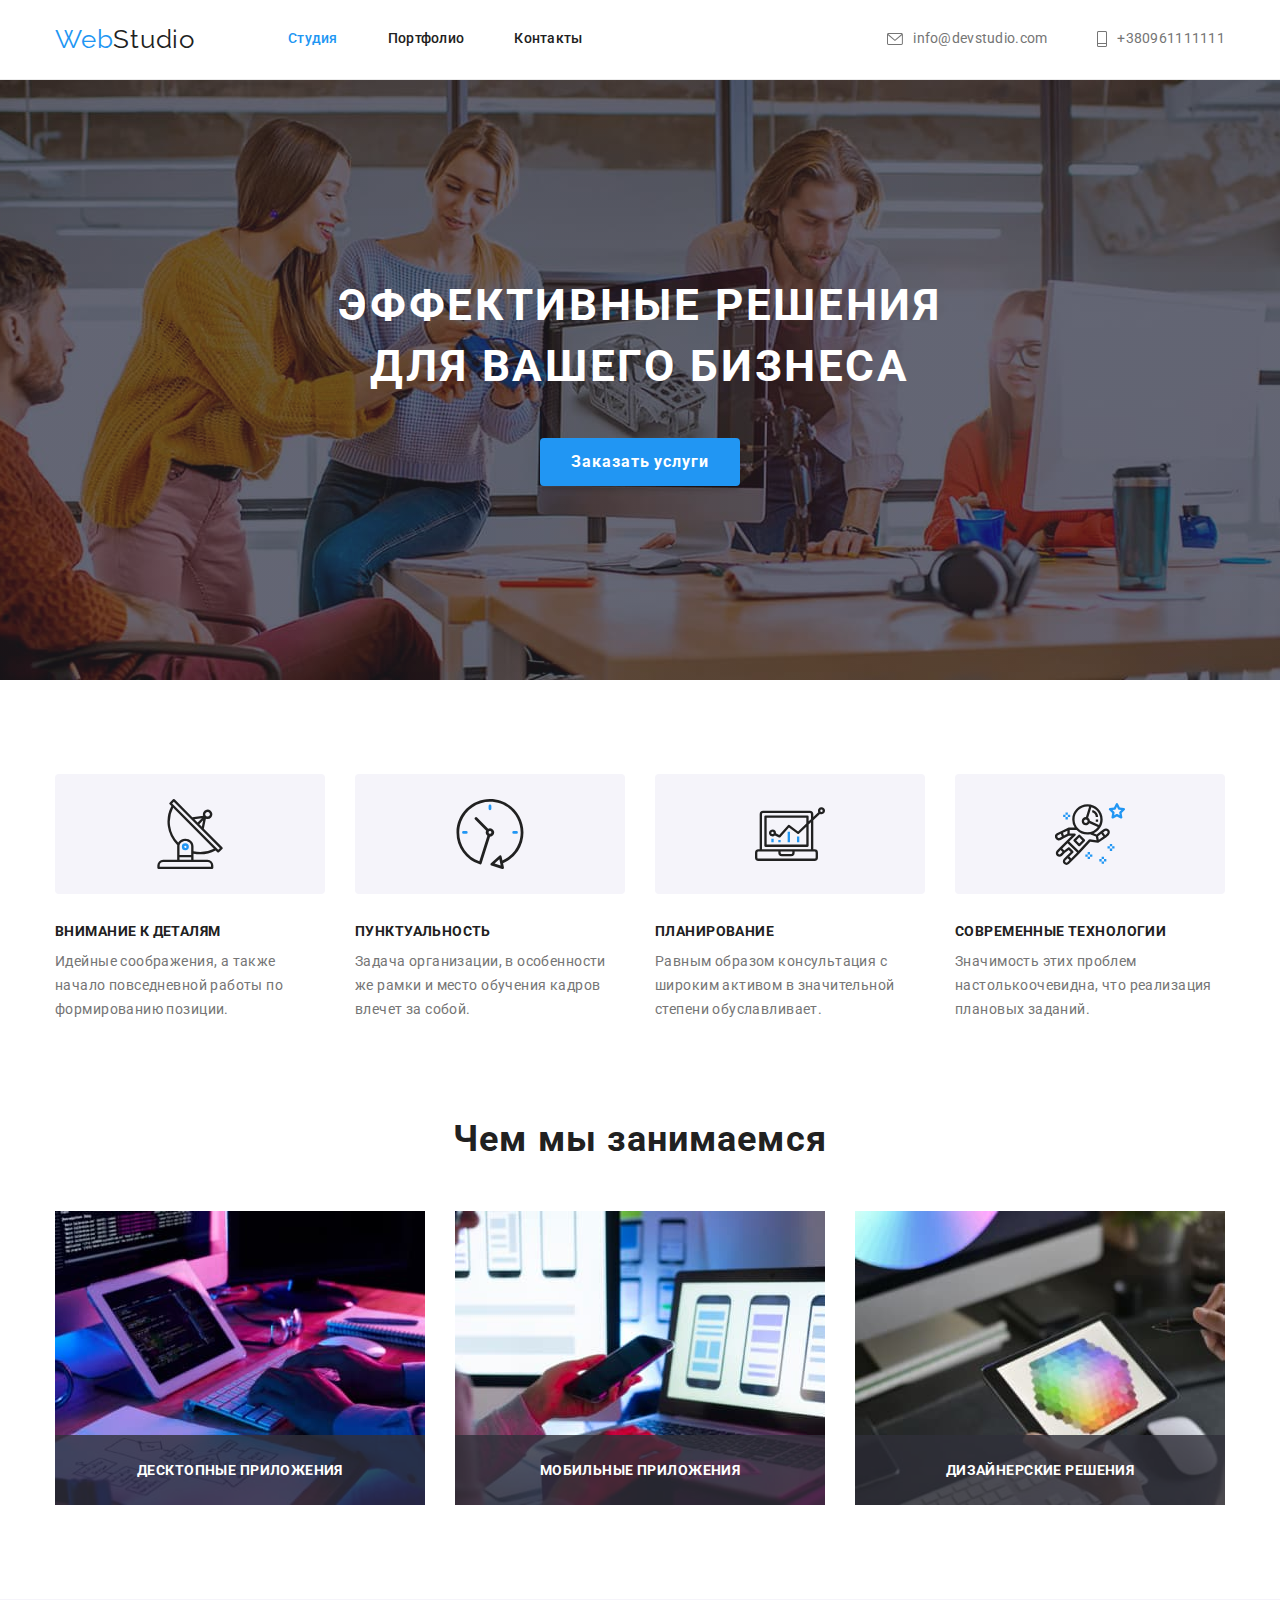
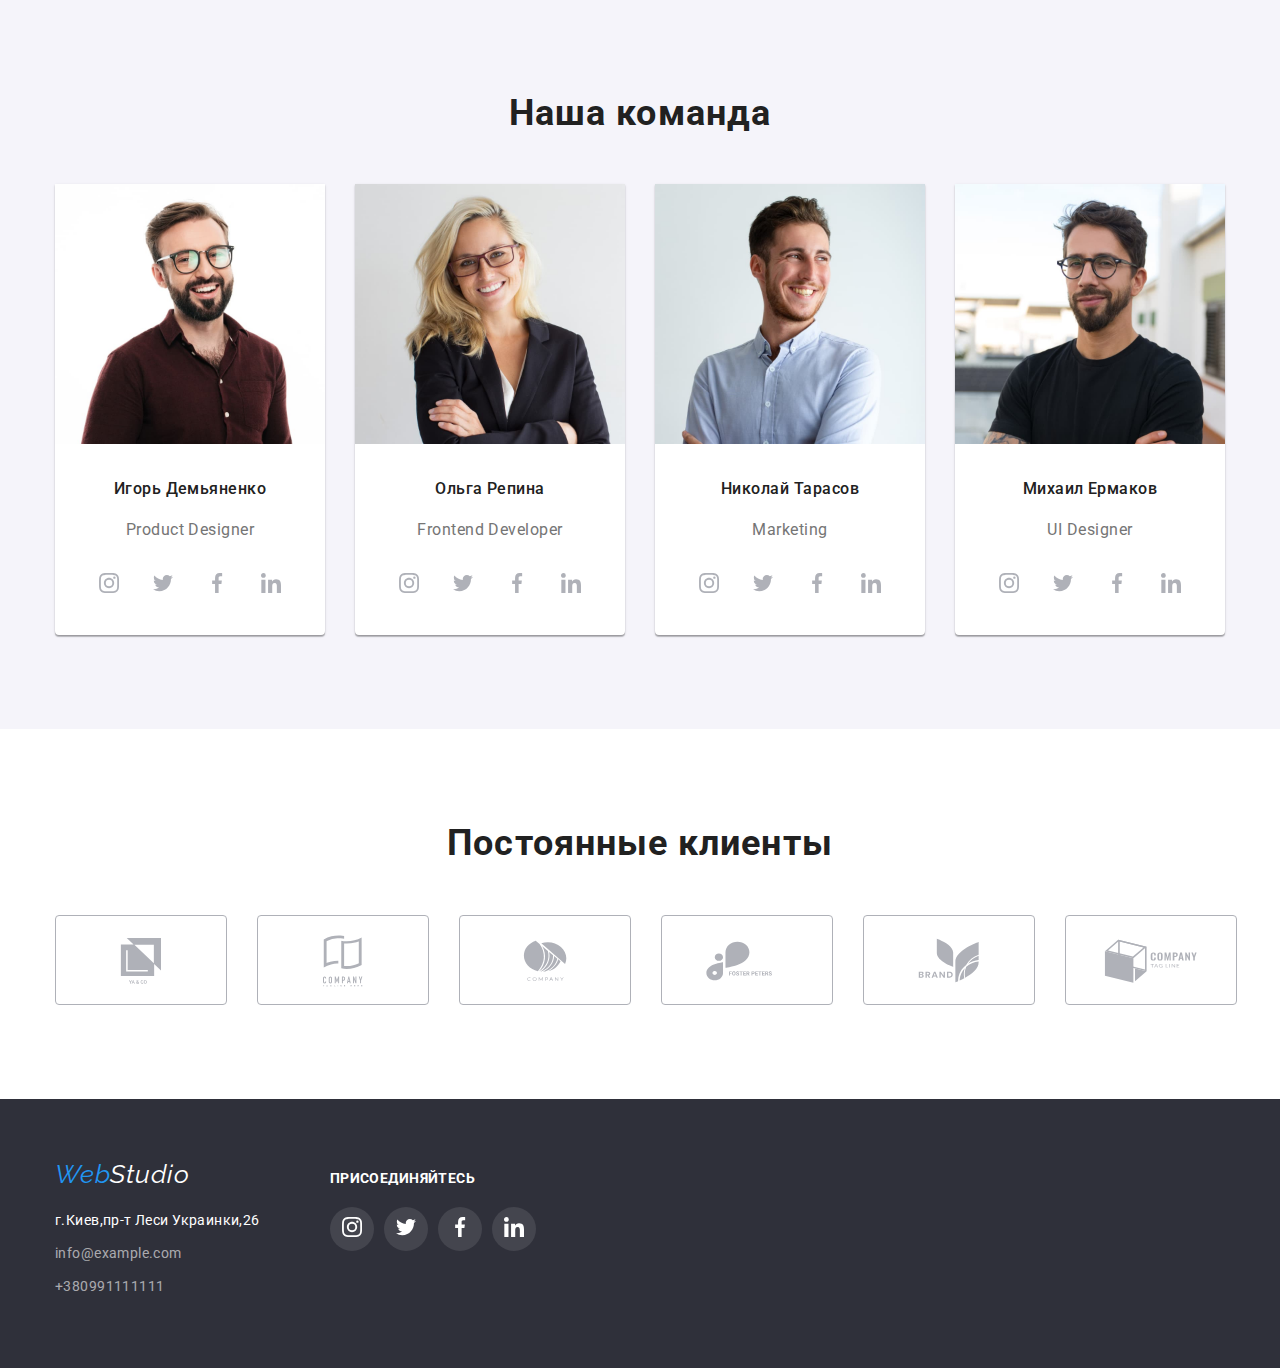
<file: index.html>
<!DOCTYPE html>
<html lang="ru">

<head>
    <link
        href="https://fonts.googleapis.com/css2?family=Raleway:wght@700&family=Roboto:wght@400;500;700;900&display=swap"
        rel="stylesheet">
    <link rel="stylesheet" href="css/modern-normalize.css">
    <meta charset="UTF-8">
    <meta http-equiv="X-UA-Compatible" content="IE=edge">
    <meta name="viewport" content="width=device-width, initial-scale=1.0">
    <title>Document</title>
    <link rel="stylesheet" href="./css/style1.css" />
</head>

<body>

    <header class="page-header">
        <div class="container">
            <nav class="main-nav list">
                <div class="logo-links">
                    <a class="logo1" href="">Web<span class="logo-accent">Studio</span></a>
                    <ul class="site-nav list">
                        <li class="item"><a class="link-studio hightlight" href="./index.html">Студия</a></li>
                        <li class="item"><a class="link-info" href="./portfolio.html">Портфолио</a></li>
                        <li class="item"><a class="link-info" href="">Контакты</a></li>
                    </ul>
                </div>
                <ul class="contacts list">

                    <li class="points"><a class="link1" href="mailto:info@devstudio.com">
                            <svg class="mail">
                                <use href="./photos/icons.svg#icon-mail"></use>
                            </svg>info@devstudio.com

                        </a>
                    </li>
                    <li class="points"><a class="link1" href="tel:+380961111111">
                            <svg class="phone">
                                <use href="./photos/icons.svg#icon-phone"></use>
                            </svg>+380961111111
                        </a>
                    </li>

                </ul>
            </nav>
        </div>
    </header>
    <main>

        <section class="hero section">
            <div class="container">
                <h1 class="hero-title">Эффективные решения<br> для вашего бизнеса</h1>
                <button class="btn" type="button">Заказать услуги</button>
            </div>
        </section>

        <section class="section">
            <div class="container">
                <h2 hidden>Преимущество</h2>
                <ul class="feature-list list">
                    <li class="marks">
                        <div class="thumb">
                            <svg class="thumb-link">
                                <use class="antenna" href="./photos/icons.svg#icon-antenna"></use>
                            </svg>
                        </div>
                        <h3 class="banner">Внимание к деталям</h3>
                        <p class="description">Идейные соображения, а также начало повседневной работы
                            по формированию
                            позиции.</p>
                    </li>

                    <li class="marks">
                        <div class="thumb">
                            <svg class="thumb-link">
                                <use class="clock" href="./photos/icons.svg#icon-clock-1"></use>
                            </svg>
                        </div>
                        <h3 class="banner">Пунктуальность</h3>
                        <p class="description">Задача организации, в особенности же рамки и место обучения
                            кадров влечет за собой.
                        </p>

                    </li>
                    <li class="marks">
                        <div class="thumb">
                            <svg class="thumb-link">
                                <use class="diagram" href="./photos/icons.svg#icon-diagram"></use>
                            </svg>
                        </div>
                        <h3 class="banner">Планирование</h3>
                        <p class="description">Равным образом консультация с широким активом в
                            значительной степени обуславливает.
                        </p>

                    </li>
                    <li class=" marks">
                        <div class="thumb">
                            <svg class="thumb-link">
                                <use class="astronaut" href="./photos/icons.svg#icon-astronaut"></use>
                            </svg>
                        </div>
                        <h3 class="banner">Современные технологии</h3>
                        <p class="description">Значимость этих проблем настолькоочевидна, что реализация
                            плановых заданий.</p>
                    </li>
                </ul>
            </div>
        </section>

        <section class="section modificator">
            <div class="container">
                <div class="img-wrapper">
                    <h2 class="work">Чем мы занимаемся</h2>
                    <ul class="photos list">
                        <li class="work-photos">
                            <img class="img" src="./image/first.jpg" alt="work image" width="370" />
                            <p class="photo-description-1">Десктопные приложения</p>
                        </li>
                        <li class="work-photos"><img class="img" src="./image/second.jpg" alt="work image"
                                width="370" />
                            <p class="photo-description-2">Мобильные приложения</p>
                        </li>
                        <li class="work-photos"><img class="img" src="./image/third.jpg" alt="work image" width="370" />
                            <p class="photo-description-3">Дизайнерские решения</p>
                        </li>
                    </ul>
                </div>

            </div>
        </section>
        <!--Секция Команда-->
        <section class="section style">
            <div class="container">
                <h2 class="team">Наша команда</h2>
                <ul class="card-set list">
                    <li class="company"><img class="members" src="./image/two.jpg" alt="Игорь Демьяненко" width="270" />
                        <div class="card-style">
                            <h3 class="name">Игорь Демьяненко</h3>
                            <p class="job" lang="en">Product Designer</p>
                            <ul class="social-media list">
                                <li class="social-media-items">
                                    <a class="social-media-links" href="" target="_blank" rel="noopener noreferrer"
                                        aria-label="Instagram">
                                        <svg class="icon instagram-icon">
                                            <use href="./photos/icons.svg#icon-instagram"></use>
                                        </svg>
                                    </a>
                                </li>

                                <li class="social-media-items">
                                    <a class="social-media-links" href="" target="_blank" rel="noopener noreferrer"
                                        aria-label="twitter">
                                        <svg class="icon">
                                            <use href="./photos/icons.svg#icon-twitter"></use>
                                        </svg>
                                    </a>
                                </li>

                                <li class="social-media-items">
                                    <a class="social-media-links" href="" target="_blank" rel="noopener noreferrer"
                                        aria-label="facebook">
                                        <svg class="icon">
                                            <use href="./photos/icons.svg#icon-facebook"></use>
                                        </svg>
                                    </a>
                                </li>


                                <li class="social-media-items">
                                    <a class="social-media-links" href="" target="_blank" rel="noopener noreferrer"
                                        aria-label="linkedin">
                                        <svg class="icon">
                                            <use href="./photos/icons.svg#icon-linkedin"></use>
                                        </svg>
                                    </a>
                                </li>
                            </ul>
                        </div>
                    </li>

                    <li class="company"><img class="members" src="./image/three.jpg" alt="Ольга Репина" width="270" />
                        <div class="card-style">
                            <h3 class="name">Ольга Репина</h3>
                            <p class="job" lang="en">Frontend Developer</p>
                            <ul class="social-media list">
                                <li class="social-media-items">
                                    <a class="social-media-links" href="" target="_blank" rel="noopener noreferrer"
                                        aria-label="Instagram">
                                        <svg class="icon">
                                            <use href="./photos/icons.svg#icon-instagram"></use>
                                        </svg>
                                    </a>
                                </li>

                                <li class="social-media-items">
                                    <a class="social-media-links" href="" target="_blank" rel="noopener noreferrer"
                                        aria-label="twitter">
                                        <svg class="icon">
                                            <use href="./photos/icons.svg#icon-twitter"></use>
                                        </svg>
                                    </a>
                                </li>

                                <li class="social-media-items">
                                    <a class="social-media-links" href="" target="_blank" rel="noopener noreferrer"
                                        aria-label="facebook">
                                        <svg class="icon">
                                            <use href="./photos/icons.svg#icon-facebook"></use>
                                        </svg>
                                    </a>
                                </li>

                                <li class="social-media-items">
                                    <a class="social-media-links" href="" target="_blank" rel="noopener noreferrer"
                                        aria-label="linkedin">
                                        <svg class="icon">
                                            <use href="./photos/icons.svg#icon-linkedin"></use>
                                        </svg>
                                    </a>
                                </li>
                            </ul>
                        </div>
                    </li>

                    <li class="company"><img class="members" src="./image/four.jpg" alt="Николай Тарасов" width="270" />
                        <div class="card-style">
                            <h3 class="name"> Николай Тарасов</h3>
                            <p class="job" lang="en">Marketing</p>
                            <ul class="social-media list">
                                <li class="social-media-items">
                                    <a class="social-media-links" href="" target="_blank" rel="noopener noreferrer"
                                        aria-label="Instagram">
                                        <svg class="icon">
                                            <use href="./photos/icons.svg#icon-instagram"></use>
                                        </svg>
                                    </a>
                                </li>

                                <li class="social-media-items">
                                    <a class="social-media-links" href="" target="_blank" rel="noopener noreferrer"
                                        aria-label="twitter">
                                        <svg class="icon">
                                            <use href="./photos/icons.svg#icon-twitter"></use>
                                        </svg>
                                    </a>
                                </li>

                                <li class="social-media-items">
                                    <a class="social-media-links" href="" target="_blank" rel="noopener noreferrer"
                                        aria-label="facebook">
                                        <svg class="icon">
                                            <use href="./photos/icons.svg#icon-facebook"></use>
                                        </svg>
                                    </a>
                                </li>

                                <li class="social-media-items">
                                    <a class="social-media-links" href="" target="_blank" rel="noopener noreferrer"
                                        aria-label="linkedin">
                                        <svg class="icon">
                                            <use href="./photos/icons.svg#icon-linkedin"></use>
                                        </svg>
                                    </a>
                                </li>
                            </ul>
                        </div>
                    </li>

                    <li class="company"><img class="members" src="./image/five.jpg" alt="Михаил Ермаков" width="270" />
                        <div class="card-style">
                            <h3 class="name">Михаил Ермаков</h3>
                            <p class="job" lang="en">UI Designer</p>
                            <ul class="social-media list">
                                <li class="social-media-items">
                                    <a class="social-media-links" href="" target="_blank" rel="noopener noreferrer"
                                        aria-label="Instagram">
                                        <svg class="icon">
                                            <use href="./photos/icons.svg#icon-instagram"></use>
                                        </svg>
                                    </a>
                                </li>

                                <li class="social-media-items">
                                    <a class="social-media-links" href="" target="_blank" rel="noopener noreferrer"
                                        aria-label="twitter">
                                        <svg class="icon">
                                            <use href="./photos/icons.svg#icon-twitter"></use>
                                        </svg>
                                    </a>
                                </li>

                                <li class="social-media-items">
                                    <a class="social-media-links" href="" target="_blank" rel="noopener noreferrer"
                                        aria-label="facebook">
                                        <svg class="icon">
                                            <use href="./photos/icons.svg#icon-facebook"></use>
                                        </svg>
                                    </a>
                                </li>

                                <li class="social-media-items">
                                    <a class="social-media-links" href="" target="_blank" rel="noopener noreferrer"
                                        aria-label="linkedin">
                                        <svg class="icon">
                                            <use href="./photos/icons.svg#icon-linkedin"></use>
                                        </svg>
                                    </a>
                                </li>
                            </ul>
                        </div>
                    </li>

                </ul>
            </div>
        </section>
    </main>
    <!--Постоянные клиенты-->
    <section class="clients">
        <div class="container">
            <h2 class="clients-title">Постоянные клиенты</h2>
            <ul class="clients-list">
                <li class="clients-box">
                    <a class="clients-link" href="">
                        <svg class="clients-photo-1">
                            <use href="./photos/icons.svg#icon-client-1"></use>
                        </svg>
                    </a>
                </li>

                <li class="clients-box">
                    <a class="clients-link" href="">
                        <svg class="clients-photo-2">
                            <use href="./photos/icons.svg#icon-client-2"></use>
                        </svg>
                    </a>
                </li>

                <li class="clients-box">
                    <a class="clients-link" href="">
                        <svg class="clients-photo-3">
                            <use href="./photos/icons.svg#icon-client-3"></use>
                        </svg>
                    </a>
                </li>


                <li class="clients-box">
                    <a class="clients-link" href="">
                        <svg class="clients-photo-4">
                            <use href="./photos/icons.svg#icon-client-4"></use>
                        </svg>
                    </a>
                </li>

                <li class="clients-box">
                    <a class="clients-link" href="">
                        <svg class="clients-photo-5">
                            <use href="./photos/icons.svg#icon-client-5"></use>
                        </svg>
                    </a>
                </li>

                <li class="clients-box">
                    <a class="clients-link" href="">
                        <svg class="clients-photo-6">
                            <use href="./photos/icons.svg#icon-client-6"></use>
                        </svg>
                    </a>
                </li>

            </ul>
        </div>
    </section>
    <footer>
        <div class="container">
            <address class="main-address">
                <div class="main-footer">
                    <a class="logo1" href="">Web<span class=" logo-mainer">Studio</span></a>
                    <ul class="information list">
                        <li class="class-address-main">
                            <a class="reference" href="https://goo.gl/maps/5YBFwy5f6ECoQT7T9" target="_blank"
                                rel="noopener noreferrer">
                                г.Киев,пр-т Леси Украинки,26
                            </a>

                        </li>
                        <li class="class-address">
                            <a class="phone-mail" href="mailto:info@example.com">info@example.com</a>
                        </li>
                        <li class="class-address">
                            <a class="phone-mail" href="tel:+380991111111">+380991111111</a>
                        </li>
                    </ul>
                </div>
                <!--Дополнительный Адресс-->

                <div class="additional-address">
                    <p class="address-title">Присоединяйтесь</p>
                    <ul class="address-apps list">

                        <li class="address-items">
                            <a class="address-media-links" href="" target="_blank" rel="noopener noreferrer"
                                aria-label="instagram">
                                <svg class="address-icons">
                                    <use href="./photos/icons.svg#icon-instagram"></use>
                                </svg>
                            </a>
                        </li>


                        <li class="address-items">
                            <a class="address-media-links" href="" target="_blank" rel="noopener noreferrer"
                                aria-label="twitter">
                                <svg class="address-icons">
                                    <use href="./photos/icons.svg#icon-twitter"></use>
                                </svg>
                            </a>
                        </li>

                        <li class="address-items">
                            <a class="address-media-links" href="" target="_blank" rel="noopener noreferrer"
                                aria-label="facebook">
                                <svg class="address-icons">
                                    <use href="./photos/icons.svg#icon-facebook"></use>
                                </svg>
                            </a>
                        </li>

                        <li class="address-items">
                            <a class="address-media-links" href="" target="_blank" rel="noopener noreferrer"
                                aria-label="linkedin">
                                <svg class="address-icons">
                                    <use href="./photos/icons.svg#icon-linkedin"></use>
                                </svg>
                            </a>
                        </li>
                    </ul>
                </div>
            </address>
        </div>
    </footer>
</body>

</html>
</file>
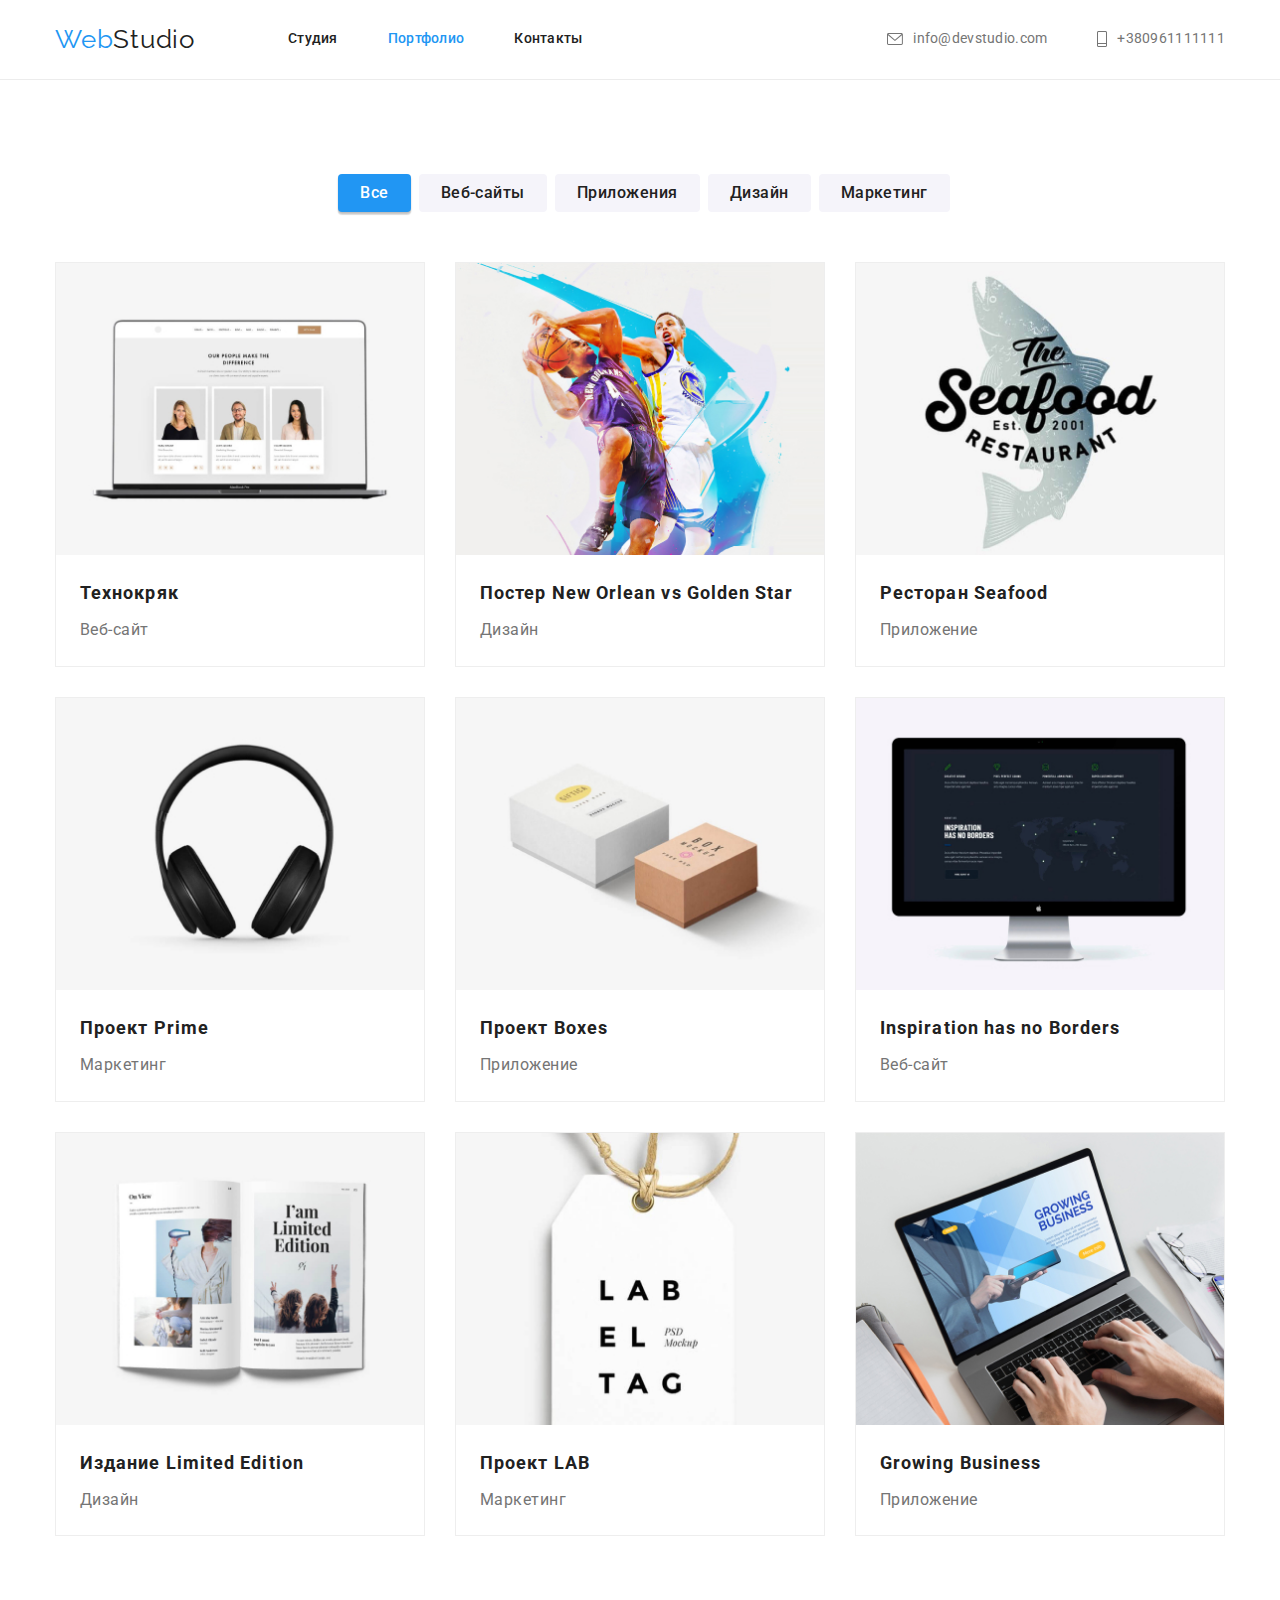
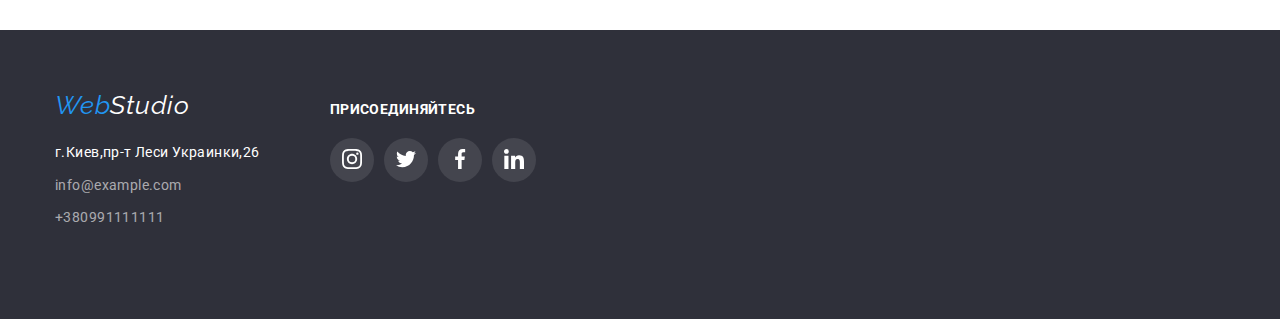
<file: portfolio.html>
<!DOCTYPE html>
<html lang="ru">

<head>
    <link
        href="https://fonts.googleapis.com/css2?family=Raleway:wght@700&family=Roboto:wght@400;500;700;900&display=swap"
        rel="stylesheet">
    <link rel="stylesheet" href="css/modern-normalize.css">
    <meta charset="UTF-8">
    <meta http-equiv="X-UA-Compatible" content="IE=edge">
    <meta name="viewport" content="width=device-width, initial-scale=1.0">
    <title>Document</title>
    <link rel="stylesheet" href="./css/style.css" />

</head>

<body>
    <header class="page-head">
        <div class="container">
            <nav class="additional-nav">
                <div class="logo-ref">
                    <a class="logo" href="">Web<span class="logo-header">Studio</span>
                    </a>
                    <ul class="information list-portfolio">
                        <li class="ref">
                            <a class="linkers" href="./index.html">Студия</a>
                        </li>
                        <li class="ref">
                            <a class="linkers-studio" href="./portfolio.html">Портфолио</a>
                        </li>
                        <li class="ref">
                            <a class="linkers" href="">Контакты</a>
                        </li>
                    </ul>
                </div>
                <ul class="contacts-list list-portfolio">
                    <li class="mail-nav"><a class="mail-link" href="mailto:info@devstudio.com"><svg class="mail">
                                <use href="./photos/icons.svg#icon-mail"></use>
                            </svg>info@devstudio.com
                        </a>
                    </li>
                    <li class="mail-nav"><a class="mail-link" href="tel:+380961111111"> <svg class="phone">
                                <use href="./photos/icons.svg#icon-phone"></use>
                            </svg>+380961111111
                        </a>
                    </li>
                </ul>
            </nav>
        </div>
    </header>

    <main>
        <section class="section">
            <div class="container">
                <h1 hidden>Портфолио</h1>
                <ul class="btn-list list-portfolio">
                    <li class="button-type">
                        <button class="current-color" type="button">Все</button>
                    </li>
                    <li class="button-type"> <button class="current" type="button">Веб-сайты</button>
                    </li>
                    <li class="button-type"> <button class="current" type="button">Приложения</button>
                    </li>
                    <li class="button-type"> <button class="current" type="button">Дизайн</button>
                    </li>
                    <li class="button-type"> <button class="current" type="button">Маркетинг</button>
                    </li>

                </ul>
                <ul class="cards-type list-portfolio">

                    <li class="about-cards"> <img class="picture" src="./images/first.jpg" alt="Веб-сайт" width="370" />
                        <div class="card-content">
                            <h2 class="goods">Технокряк</h2>
                            <p class="description">Веб-сайт</p>
                        </div>
                    </li>

                    <li class="about-cards"> <img class="picture" src="./images/second.jpg" alt="Дизайн" width="370" />
                        <div class="card-content">
                            <h2 class="goods">Постер New Orlean vs Golden Star</h2>
                            <p class="description">Дизайн</p>
                        </div>
                    </li>
                    <li class="about-cards"> <img class="picture" src="./images/third.jpg" alt="Приложение"
                            width="370" />
                        <div class="card-content">
                            <h2 class="goods">Ресторан Seafood</h2>
                            <p class="description">Приложение</p>
                        </div>
                    </li>
                    <li class="about-cards"> <img class="picture" src="./images/fourth.jpg" alt="Маркетинг"
                            width="370" />
                        <div class="card-content">
                            <h2 class="goods">Проект Prime</h2>
                            <p class="description">Маркетинг</p>
                        </div>
                    </li>
                    <li class="about-cards"> <img src="./images/fivth.jpg" alt="Приложение" width="370" />
                        <div class="card-content">
                            <h2 class="goods">Проект Boxes</h2>
                            <p class="description">Приложение</p>
                        </div>
                    </li>
                    <li class="about-cards"> <img src="./images/sixth.jpg" alt="Веб-сайт" width="370" />
                        <div class="card-content">
                            <h2 class="goods"> Inspiration has no Borders</h2>
                            <p class="description">Веб-сайт</p>
                        </div>
                    </li>
                    <li class="about-cards"> <img src="./images/seven.jpg" alt="Дизайн" width="370" />
                        <div class="card-content">
                            <h2 class="goods">Издание Limited Edition</h2>
                            <p class="description">Дизайн</p>
                        </div>
                    </li>
                    <li class="about-cards"> <img src="./images/eight.jpg" alt="Маркетинг" width="370" />
                        <div class="card-content">
                            <h2 class="goods">Проект LAB</h2>
                            <p class="description">Маркетинг</p>
                        </div>
                    </li>
                    <li class="about-cards"> <img src="./images/nine.jpg" alt="Приложение" width="370" />
                        <div class="card-content">
                            <h2 class="goods">Growing Business</h2>
                            <p class="description">Приложение</p>
                        </div>
                    </li>
                </ul>
            </div>
        </section>
    </main>


    <footer>
        <div class="container">
            <address class="second-address">
                <div class="additional-footer">
                    <a class="logo" href="">Web<span class="logo-footer">Studio</span>
                    </a>
                    <ul class="contacts2 list-portfolio">
                        <li class="page-reference-main">
                            <a class="link1" href="https://goo.gl/maps/5YBFwy5f6ECoQT7T9" target="_blank"
                                rel="noopener noreferrer">
                                г.Киев,пр-т Леси Украинки,26
                            </a>
                        </li>

                        <li class="page-reference">
                            <a class="link2" href="mailto:info@example.com">info@example.com</a>
                        </li>

                        <li class="page-reference">
                            <a class="link2" href="tel:+380991111111">+380991111111</a>
                        </li>
                    </ul>
                </div>

                <!--Дополнительный Адресс-->

                <div class="additional-address">
                    <p class="address-title">Присоединяйтесь</p>
                    <ul class="address-apps list-portfolio">

                        <li class="address-items">
                            <a class="address-media-links" href="" target="_blank" rel="noopener noreferrer"
                                aria-label="instagram">
                                <svg class="address-icons">
                                    <use href="./photos/icons.svg#icon-instagram"></use>
                                </svg>
                            </a>
                        </li>


                        <li class="address-items">
                            <a class="address-media-links" href="" target="_blank" rel="noopener noreferrer"
                                aria-label="twitter">
                                <svg class="address-icons">
                                    <use href="./photos/icons.svg#icon-twitter"></use>
                                </svg>
                            </a>
                        </li>

                        <li class="address-items">
                            <a class="address-media-links" href="" target="_blank" rel="noopener noreferrer"
                                aria-label="facebook">
                                <svg class="address-icons">
                                    <use href="./photos/icons.svg#icon-facebook"></use>
                                </svg>
                            </a>
                        </li>

                        <li class="address-items">
                            <a class="address-media-links" href="" target="_blank" rel="noopener noreferrer"
                                aria-label="linkedin">
                                <svg class="address-icons">
                                    <use href="./photos/icons.svg#icon-linkedin"></use>
                                </svg>
                            </a>
                        </li>
                    </ul>
                </div>
            </address>
        </div>
    </footer>

</body>

</html>
</file>
<file: css/style1.css>
:root {
    --main-color: #E5E5E5;
    --additional-color: #2196F3;
    --type-color: #212121;
    --mini-calor: #757575;
    --phone-color: #2F303A;
    --card-shadow: 1px 0px 2px rgba(0, 0, 0, 0.2), 1px 0px 1px (0, 0, 0, 0.14),
        3px 0px 1px rgba(0, 0, 0, 0.12);
}

body {
    font-family: 'Roboto', sans-serif;
    font-size: 14px;
    color: var(--type-color);
    margin: 0;
}

h1,
h2,
h3,
h4 {
    margin: 0;
}

li {
    list-style-type: none;
}

a {
    text-decoration: none;
}

.page-header {
    padding-top: 24px;
    padding-bottom: 25px;
    border-bottom: 1px solid #ECECEC;
}

* {
    margin: 0;
    padding: 0;
}

.icon {
    width: 20px;
    height: 20px;
}

/*List*/

.list {
    list-style: none;
    margin: 0;
    padding: 0;
}


/*Container*/

.container {
    width: 1200px;
    padding-left: 15px;
    padding-right: 15px;
    margin-left: auto;
    margin-right: auto;
}

/*Header*/
.logo1 {
    font-family: 'Raleway', sans-serif;
    font-size: 26px;
    line-height: 1.17;
    vertical-align: top;
    letter-spacing: 0.03em;
    color: var(--additional-color);
}

.logo-accent {
    color: var(--type-color);
}

.section {
    padding-top: 94px;
    padding-bottom: 94px;
}

/*Main-nav*/

.main-nav {
    display: flex;
    align-items: center;
    justify-content: space-between;
}

.site-nav {
    display: flex;
    margin-left: 93px;
}

.site-nav .item {
    margin-right: 50px;

}

.site-nav .item:last-child {
    margin-right: 0px;
}

.site-nav .link-info {
    font-weight: 500;
    font-size: 14px;
    line-height: 1.14;
    letter-spacing: 0.02em;
    color: var(--type-color);
    display: block;
}

.link-studio {
    font-weight: 500;
    font-size: 14px;
    line-height: 1.14;
    letter-spacing: 0.02em;
    color: var(--additional-color);
    display: block;
}

/*Logo-links*/
.logo-links {
    display: flex;
    justify-content: space-between;
    align-items: center;


}

.site-nav .link-info:hover {
    color: var(--additional-color);
    background-color: transparent;
}

/*Phone*/
.phone {
    width: 10px;
    height: 16px;
    margin-right: 10px;
    fill: var(--mini-calor);
}

.mail {
    width: 16px;
    height: 12px;
    margin-right: 10px;
    fill: var(--mini-calor);
}

.link1 {
    font-size: 14px;
    line-height: 1.14;
    text-align: left;
    letter-spacing: 0.02em;
    color: var(--mini-calor);
    align-items: center;
    text-decoration: none;
    display: flex;
}

/*Contacts*/
.contacts {
    display: flex;
}

.contacts .points {
    margin-right: 50px;
}

.contacts .points:last-child {
    margin-right: 0px;
}

.link1:hover .mail {
    fill: var(--additional-color);
}

.link1:hover .phone {
    fill: var(--additional-color);
}

.link1:hover {
    color: var(--additional-color);
}

/*Герой*/
.hero {
    height: 600px;
    padding: 200px 0;
    text-align: center;
    background-color: var(--phone-color);
    display: flex;
    flex-direction: column;
    justify-content: center;
    background-image: linear-gradient(to right, rgba(47, 48, 58, 0.4), rgba(47, 48, 58, 0.4)),
        url(../image/background.jpg);
    background-repeat: no-repeat;
    background-size: cover;
    background-position: center;
}

.hero-title {
    font-size: 44px;
    line-height: 1.4;
    letter-spacing: 0.06em;
    text-transform: uppercase;
    color: white;
    margin-bottom: 40px;
}


.btn {
    font-size: 16px;
    line-height: 1.9;
    letter-spacing: 0.06em;
    background-color: var(--additional-color);
    cursor: pointer;
    outline: none;
    border: 32px;
    border-radius: 4px;
    box-shadow: 0px 4px 4px rgba(0, 0, 0, 0.15);
    color: white;
    font-weight: 700;
    height: 48px;
    width: 200px;
}

.btn:hover {
    background-color: #188CE8;
}

.topic {
    width: 100%;
    background-color: var(--phone-color);
}


/*Thumb*/
.thumb {
    height: 120px;
    background-repeat: no-repeat;
    background-position: center;
    background: #F5F4FA;
    border-radius: 4px;
    display: flex;
    align-items: center;
    justify-content: center;
}


.thumb-link {
    height: 70px;
    left: 0;
    width: 70px;

}

/*Feature-list*/

.feature-list {
    display: flex;
    justify-content: center;

}

.feature-list .marks {
    margin-right: 30px;
}

.feature-list .marks:last-child {
    margin-right: 0px;
}

.banner {
    margin-top: 30px;
    font-size: 14px;
    line-height: 1.11;
    letter-spacing: 0.03em;
    color: var(--type-color);
    text-transform: uppercase;
    margin-bottom: 10px;

}

.description {
    width: 270px;
    height: 75px;
    font-weight: 400;
    font-size: 14px;
    line-height: 1.7;
    letter-spacing: 0.03em;
    color: var(--mini-calor);
}

/*Modificator*/

.modificator {
    padding-top: 0;
}

/*Photos*/

.photos {
    display: flex;
    width: 100%;
}

.work-photos {
    margin-right: 30px;
}

.work-photos:last-child {
    margin-right: 0px;
}

.work {
    font-weight: 700;
    font-size: 36px;
    line-height: 1.16;
    text-align: center;
    letter-spacing: 0.03em;
    color: var(--type-color);
    margin-bottom: 50px;
}

.img-wrapper {
    position: relative;
}

.img {
    display: block;
}

.photo-description-1 {
    font-style: normal;
    font-weight: 700;
    font-size: 14px;
    line-height: 16px;
    letter-spacing: 0.03em;
    text-transform: uppercase;
    position: absolute;
    bottom: 0px;
    text-align: center;
    padding-top: 27px;
    background-color: rgba(47, 48, 58, 0.8);
    width: 370px;
    height: 70px;
    color: white;
}

.photo-description-2 {
    font-style: normal;
    font-weight: 700;
    font-size: 14px;
    line-height: 16px;
    letter-spacing: 0.03em;
    text-transform: uppercase;
    position: absolute;
    bottom: 0;
    text-align: center;
    padding-top: 27px;
    background-color: rgba(47, 48, 58, 0.8);
    width: 370px;
    height: 70px;
    color: white;
}

.photo-description-3 {
    font-style: normal;
    font-weight: 700;
    font-size: 14px;
    line-height: 16px;
    letter-spacing: 0.03em;
    text-transform: uppercase;
    position: absolute;
    bottom: 0;
    text-align: center;
    padding-top: 27px;
    background-color: rgba(47, 48, 58, 0.8);
    width: 370px;
    height: 70px;
    color: white;
}

/*Команда*/
.members {
    display: block;
    max-width: 100%;
    height: auto;
}

.card-style {
    padding-top: 30px;
    padding-bottom: 30px;
}

.style {
    background-color: #F5F4FA;

}

.team {

    font-weight: 700;
    font-size: 36px;
    line-height: 1.16;
    text-align: center;
    letter-spacing: 0.03em;
    color: var(--type-color);
    margin-bottom: 50px;
}

/*Social-media*/
.social-media {
    display: flex;
    justify-content: center;
}

.social-media-links {
    display: flex;
    align-items: center;
    justify-content: center;
    width: 44px;
    height: 44px;
    background-color: white;
    border-radius: 50%;
}

.social-media-items:not(:last-child) {
    margin-right: 10px;
}

.social-media-links:hover,
.social-media-links:focus,
.icon:hover,
.icon:focus {
    fill: white;
    background-color: var(--additional-color);
}

.icon {
    width: 20px;
    height: 20px;
    fill: #AFB1B8;
}

/*Card-set*/
.card-set {
    display: flex;
    padding: 0;
}


/*Company*/

.card-set .company {
    box-shadow: 0px 1px 3px rgba(0, 0, 0, 0.12), 0px 1px 1px rgba(0, 0, 0, 0.14), 0px 2px 1px rgba(0, 0, 0, 0.2);
    border-radius: 0px 0px 4px 4px;
    margin-left: 30px;
    background-color: #FFFFFF;
    background-color: #FFFFFF;
}

.company:first-child {
    margin-left: 0px;
}


.name {
    font-weight: 500;
    font-size: 16px;
    line-height: 1.9;
    text-align: center;
    letter-spacing: 0.03em;
    color: var(--type-color);
}

.job {

    font-weight: 400;
    font-size: 16px;
    line-height: 1.9;
    text-align: center;
    letter-spacing: 0.03em;
    color: var(--mini-calor);
    margin-top: 10px;
    margin-bottom: 16px;
}

/*Клиенты*/
.clients {
    padding-top: 94px;
    padding-bottom: 94px;
}

.clients-title {
    font-family: 'Roboto';
    font-weight: bold;
    font-size: 36px;
    line-height: 1.16;
    text-align: center;
    letter-spacing: 0.03em;
    margin-bottom: 50px;
}


.clients-list {
    display: flex;
    padding: 0;
    margin-top: -50px;
    margin-left: -30px;
    margin-bottom: 0;
}

.clients-box {
    height: 90px;
    margin-left: 30px;
    margin-top: 50px;
    border: 1px solid #afb1b8;
    border-radius: 4px;
    list-style-type: none;
    flex-basis: calc((100% - 120px) / 6);
}

.clients-link {
    display: flex;
    justify-content: center;
    align-items: center;
    height: 90px;
    width: 170px;
}

.clients-list .clients-photo-1 {
    width: 42px;
    height: 46px;
    fill: #AFB1B8;
}

.clients-box:hover,
.clients-focus {
    border: 1px solid #2196f3;
}

.clients-link:hover .clients-photo-1,
.clients-link:focus .clients-photo-1 {
    fill: var(--additional-color);
}

.clients-list .clients-photo-2 {
    width: 40px;
    height: 52px;
    fill: #AFB1B8;
}

.clients-link:hover .clients-photo-2,
.clients-link:focus .clients-photo-2 {
    fill: var(--additional-color);
}

.clients-list .clients-photo-3 {
    width: 44px;
    height: 41px;
    fill: #AFB1B8;
}

.clients-link:hover .clients-photo-3,
.clients-link:focus .clients-photo-3 {
    fill: var(--additional-color);
}

.clients-list .clients-photo-4 {
    width: 84px;
    height: 40px;
    fill: #AFB1B8;
}

.clients-link:hover .clients-photo-4,
.clients-link:focus .clients-photo-4 {
    fill: var(--additional-color);
}

.clients-list .clients-photo-5 {
    width: 62px;
    height: 45px;
    fill: #AFB1B8;
}

.clients-link:hover .clients-photo-5,
.clients-link:focus .clients-photo-5 {
    fill: var(--additional-color);
}

.clients-list .clients-photo-6 {
    width: 94px;
    height: 44px;
    fill: #AFB1B8;
}


.clients-link:hover .clients-photo-6,
.clients-link:focus .clients-photo-6 {
    fill: var(--additional-color);
}

/*footer*/
footer {
    background-color: var(--phone-color);
    padding: 60px 0;

}

.main-footer {
    display: flex;
    flex-direction: column;
}

.main-address {
    display: flex;
}

.information {
    justify-content: center;
    margin-left: 0;
}

.class-address-main {
    margin-top: 20px;
    margin-bottom: 9px;
}

.class-address {
    margin-bottom: 9px;
}

.logo-mainer {
    color: white;
}

.reference {
    font-style: normal;
    font-weight: 400;
    font-size: 14px;
    line-height: 1.7;
    letter-spacing: 0.03em;
    color: #FFFFFF;
    flex-direction: column;
}

.phone-mail {
    font-style: normal;
    font-weight: 400;
    font-size: 14px;
    line-height: 1.7;
    letter-spacing: 0.03em;
    color: rgba(255, 255, 255, 0.6);
    flex-direction: column;
    margin-bottom: 9px;
}

.information a:hover {
    color: var(--additional-color);
}

/*Дополнительный Адресс*/
.additional-address {
    margin-left: 70px;
}

.address-title {
    font-style: normal;
    font-weight: 700;
    font-size: 14px;
    line-height: 1.14;
    letter-spacing: 0.03em;
    text-transform: uppercase;
    text-align: left;
    color: #ffffff;
    margin-top: 12px;
    margin-bottom: 0;
}

.address-apps {
    display: flex;
    justify-content: center;
    margin-top: 20px;
    margin-bottom: 0;
}

.address-items {
    display: flex;
    align-items: center;
    justify-content: center;
    width: 44px;
    height: 44px;
    background-color: rgba(255, 255, 255, 0.1);
    border-radius: 50%;
    margin-right: 10px;
}

.address-items:last-child {
    margin-right: 0px;

}

.address-icons {
    width: 20px;
    height: 20px;
    fill: white;
}

.address-items:hover,
.address-items:focus,
.address-icons:hover,
.address-icons:focus {
    background-color: var(--additional-color);
}
</file>
<file: css/style.css>
:root {
    --main-color: #E5E5E5;
    --additional-color: #2196F3;
    --type-color: #212121;
    --mini-calor: #757575;
    --phone-color: #2F303A;
    --card-set-gap: 30px;
}

body {
    font-family: 'Roboto', sans-serif;
    font-size: 14px;
    color: var(--type-color);
}

h1,
h2,
h3,
h4 {
    margin: 0;
}

li {
    list-style-type: none;
}

a {
    text-decoration: none;
}

.list-portfolio {
    padding: 0;
    list-style: none;
    margin: 0;

}

/*Container*/
.container {
    width: 1200px;
    padding-left: 15px;
    padding-right: 15px;
    margin-left: auto;
    margin-right: auto;
}

/* --header-- */
.logo {
    font-family: 'Raleway', sans-serif;
    font-size: 26px;
    line-height: 1.17;
    vertical-align: top;
    letter-spacing: 0.03em;
    color: var(--additional-color);

}

.logo-header {
    color: var(--type-color);
}

/*Header*/
.page-head {
    padding-top: 24px;
    padding-bottom: 25px;
    border-bottom: 1px solid #ECECEC;


}

/*Nav*/
.additional-nav {
    display: flex;
    align-items: center;
    justify-content: space-between;
}

/*Logo-ref*/

.logo-ref {
    display: flex;
    justify-content: space-between;
    align-items: center;
}

.information {
    display: flex;
    margin-left: 93px;
}

.information .ref {
    margin-right: 50px;

}

.information .ref:last-child {
    margin-right: 0;
}

.contacts-list {
    display: flex;
}

/*Mail-nav*/
.phone {
    width: 10px;
    height: 16px;
    margin-right: 10px;
    fill: var(--mini-calor);
}

.mail {
    width: 16px;
    height: 12px;
    margin-right: 10px;
    fill: var(--mini-calor);
}

.mail-nav {
    margin-right: 50px;

}

.mail-nav:last-child {
    margin-right: 0px;
}

.linkers {
    font-weight: 500;
    font-size: 14px;
    line-height: 1.14;
    letter-spacing: 0.02em;
    color: var(--type-color);
    display: block;

}

.linkers-studio {
    font-weight: 500;
    color: var(--additional-color);
    font-size: 14px;
    line-height: 1.14;
    letter-spacing: 0.02em;
    display: block;
}

.information .linkers:hover {
    color: var(--additional-color);

}

.mail-link:hover .mail {
    fill: var(--additional-color);
}

.mail-link:hover .phone {
    fill: var(--additional-color);
}

.mail-link {
    font-size: 14px;
    line-height: 1.14;
    text-align: left;
    letter-spacing: 0.02em;
    color: var(--mini-calor);
    align-items: center;
    text-decoration: none;
    display: flex;

}

.mail-link:hover {
    color: var(--additional-color);
}

/* --Main-section-- */
.section {
    padding: 94px 0;
}

.btn-list {
    display: flex;
    justify-content: center;
    margin-bottom: 50px;
}

.btn-list .button-type {
    margin-left: 8px;
}

button.current {
    font-size: 16px;
    line-height: 1.6;
    Letter-spacing: 0.03em;
    color: var(--type-color);
    font-weight: 500;
    font-family: inherit;
    outline: none;
    border: none;
    border-radius: 4px;
    background-color: #F5F4FA;
    border-color: #F5F4FA;
    padding-top: 6px;
    padding-bottom: 6px;
    padding-left: 22px;
    padding-right: 22px;
}

.current-color {
    font-size: 16px;
    line-height: 1.6;
    Letter-spacing: 0.03em;
    background-color: var(--additional-color);
    font-weight: 500;
    font-family: inherit;
    outline: none;
    color: white;
    box-shadow: 0px 3px 1px rgba(0, 0, 0, 0.1), 0px 1px 2px rgba(0, 0, 0, 0.08), 0px 2px 2px rgba(0, 0, 0, 0.12);
    border-radius: 4px;
    border-color: var(--additional-color);
    padding-top: 6px;
    padding-bottom: 6px;
    padding-left: 22px;
    padding-right: 22px;
    border: none;
}

button.current:hover {
    cursor: pointer;
    background-color: var(--additional-color);
    color: white;
}

/*About-cards*/
.cards-type {
    display: flex;
    flex-wrap: wrap;
    justify-content: center;
    margin-left: calc(-1* var(--card-set-gap));
    margin-top: calc(-1* var(--card-set-gap));
}

.cards-type .about-cards {
    flex-basis: calc(100% /3 - 30px);
    margin-left: var(--card-set-gap);
    margin-top: var(--card-set-gap);
    background: #FFFFFF;
    border: 1px solid #EEEEEE;
}

img {
    max-width: 100%;
    display: block;
    height: auto;
}

.about-cards:hover {
    box-shadow: 0px 1px 1px rgba(0, 0, 0, 0.12), 0px 4px 4px rgba(0, 0, 0, 0.06), 1px 4px 6px rgba(0, 0, 0, 0.16);
}

/*Card-content*/

.card-content {
    padding-left: 24px;
    padding-right: 24px;
    padding-bottom: 20px;
    padding-top: 20px;

}


.goods {
    font-size: 18px;
    line-height: 2;
    letter-spacing: 0.06em;
    color: var(--type-color);
}

.description {
    font-size: 16px;
    line-height: 1.9;
    letter-spacing: 0.03em;
    color: var(--mini-calor);
    margin-top: 4px;
    margin-bottom: 0;
}

/* --footer-- */

footer {
    background-color: var(--phone-color);
    padding: 60px 0;
}

.second-address {
    display: flex;
}

.logo-footer {
    color: white;
}

.contacts2 {
    justify-content: center;
    margin-left: 0;
}

.page-reference-main {
    margin-top: 20px;
    margin-bottom: 9px;
}

.page-reference {
    margin-bottom: 9px;

}


.link1 {
    font-style: normal;
    font-weight: 400;
    font-size: 14px;
    line-height: 1.7;
    letter-spacing: 0.03em;
    color: #FFFFFF;
    flex-direction: column;

}

.link2 {
    font-style: normal;
    font-weight: 400;
    font-size: 14px;
    line-height: 1.7;
    letter-spacing: 0.03em;
    color: rgba(255, 255, 255, 0.6);
    flex-direction: column;
    margin-bottom: 9px;
}

.contacts2 {
    margin-bottom: 20px;
}

.contacts2 a:hover {
    color: var(--additional-color)
}

/*Дополнительный Адресс*/
.additional-footer {
    display: flex;
    flex-direction: column;
}

.additional-address {
    margin-left: 70px;
}

.address-title {
    font-style: normal;
    font-weight: 700;
    font-size: 14px;
    line-height: 1.14;
    letter-spacing: 0.03em;
    text-transform: uppercase;
    text-align: left;
    color: #ffffff;
    margin-top: 12px;
    margin-bottom: 0;
}

.address-apps {
    display: flex;
    justify-content: center;
    margin-top: 20px;
    margin-bottom: 0;
}

.address-items {
    display: flex;
    align-items: center;
    justify-content: center;
    width: 44px;
    height: 44px;
    background-color: rgba(255, 255, 255, 0.1);
    border-radius: 50%;
    margin-right: 10px;
}

.address-items:last-child {
    margin-right: 0px;

}

.address-icons {
    width: 20px;
    height: 20px;
    fill: white;
}

.address-items:hover,
.address-items:focus,
.address-icons:hover,
.address-icons:focus {
    background-color: var(--additional-color);
}
</file>
